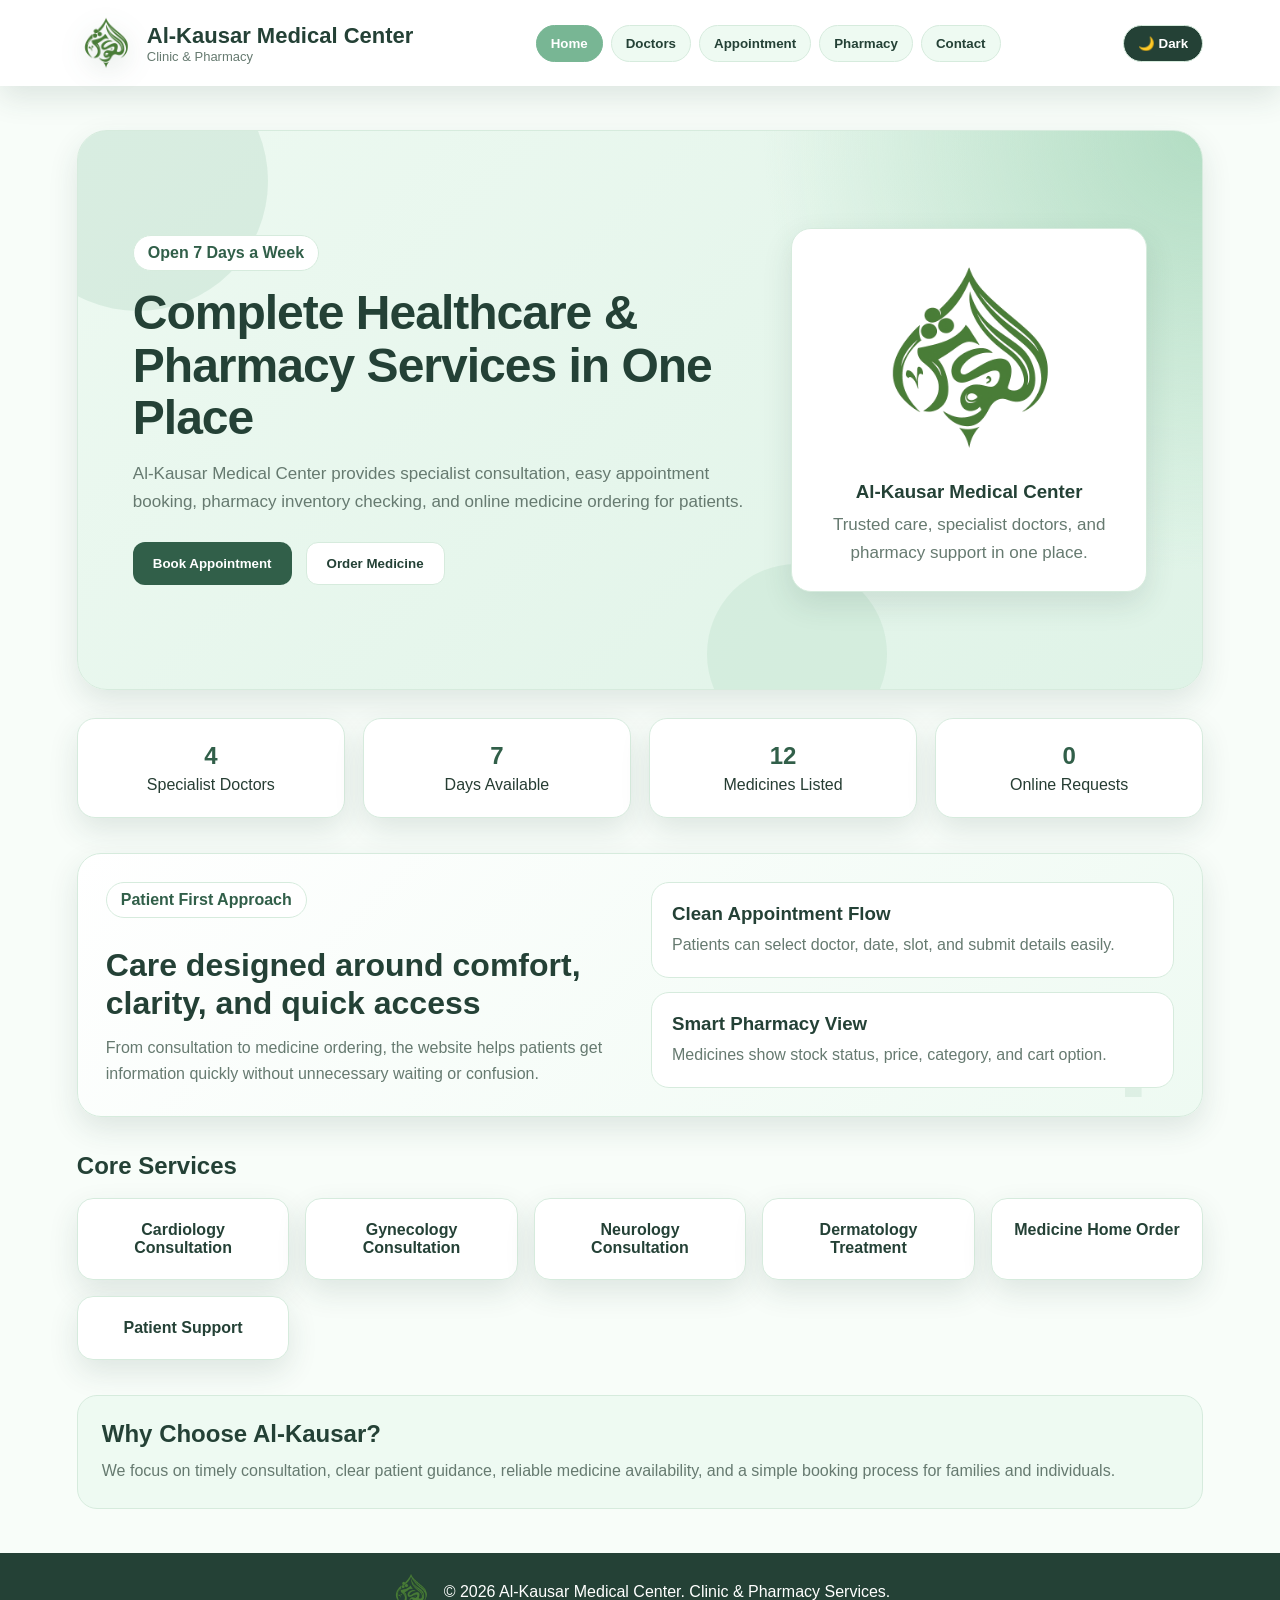
<file: index.html>
<!DOCTYPE html>
<html lang="en">
<head>
  <meta charset="UTF-8" />
  <meta name="viewport" content="width=device-width, initial-scale=1.0" />
  <title>Al-Kausar Medical Center</title>
  <link rel="icon" type="image/png" href="assets/favicon.png" />
  <link rel="stylesheet" href="style.css" />
</head>
<body>
  <div id="preloader" class="preloader">
    <img src="assets/logo.png" alt="Al-Kausar Logo" />
    <p>Loading Al-Kausar Medical Center...</p>
  </div>
  <header class="topbar">
    <div class="brand" onclick="openTab('home')">
      <img src="assets/logo.png" alt="Al-Kausar Logo" />
      <div>
        <h2>Al-Kausar Medical Center</h2>
        <p>Clinic & Pharmacy</p>
      </div>
    </div>

    <button id="menuToggle" class="menu-toggle" aria-label="Open menu">☰</button>

    <nav class="nav-tabs" id="navTabs">
      <button class="tab-btn active" data-tab="home">Home</button>
      <button class="tab-btn" data-tab="doctors">Doctors</button>
      <button class="tab-btn" data-tab="appointment">Appointment</button>
      <button class="tab-btn" data-tab="pharmacy">Pharmacy</button>
      <button class="tab-btn" data-tab="contact">Contact</button>
    </nav>
    <button id="themeToggle" class="theme-toggle" title="Switch theme">🌙 Dark</button>
  </header>

  <main>
    <section id="home" class="tab-section active-section">
      <div class="hero">
        <div class="hero-text">
          <span class="pill">Open 7 Days a Week</span>
          <h1>Complete Healthcare & Pharmacy Services in One Place</h1>
          <p>
            Al-Kausar Medical Center provides specialist consultation, easy appointment booking, pharmacy inventory checking, and online medicine ordering for patients.
          </p>
          <div class="hero-actions">
            <button class="primary-btn" onclick="openTab('appointment')">Book Appointment</button>
            <button class="secondary-btn" onclick="openTab('pharmacy')">Order Medicine</button>
          </div>
        </div>

        <div class="hero-logo-card">
          <img src="assets/logo.png" alt="Al-Kausar Medical Center Logo" />
          <h3>Al-Kausar Medical Center</h3>
          <p>Trusted care, specialist doctors, and pharmacy support in one place.</p>
        </div>
      </div>

      <div class="stats">
        <div><h2>4</h2><p>Specialist Doctors</p></div>
        <div><h2>7</h2><p>Days Available</p></div>
        <div><h2 id="homeMedicineCount">0</h2><p>Medicines Listed</p></div>
        <div><h2 id="homeOrderCount">0</h2><p>Online Requests</p></div>
      </div>

      <section class="content-block featured-care">
        <div class="featured-text">
          <span class="pill">Patient First Approach</span>
          <h2>Care designed around comfort, clarity, and quick access</h2>
          <p>
            From consultation to medicine ordering, the website helps patients get information quickly
            without unnecessary waiting or confusion.
          </p>
        </div>
        <div class="featured-cards">
          <div>
            <h3>Clean Appointment Flow</h3>
            <p>Patients can select doctor, date, slot, and submit details easily.</p>
          </div>
          <div>
            <h3>Smart Pharmacy View</h3>
            <p>Medicines show stock status, price, category, and cart option.</p>
          </div>
        </div>
      </section>

      <section class="content-block">
        <h2>Core Services</h2>
        <div class="service-grid">
          <div>Cardiology Consultation</div>
          <div>Gynecology Consultation</div>
          <div>Neurology Consultation</div>
          <div>Dermatology Treatment</div>
          <div>Medicine Home Order</div>
          <div>Patient Support</div>
        </div>
      </section>

      <section class="content-block notice">
        <h2>Why Choose Al-Kausar?</h2>
        <p>
          We focus on timely consultation, clear patient guidance, reliable medicine availability,
          and a simple booking process for families and individuals.
        </p>
      </section>
    </section>

    <section id="doctors" class="tab-section">
      <div class="page-title">
        <h1>Doctor Schedule</h1>
        <p>View specialists, timings, room numbers, and direct booking options.</p>
      </div>
      <div id="doctorCards" class="card-grid"></div>
    </section>

    <section id="appointment" class="tab-section">
      <div class="page-title">
        <h1>Book Appointment</h1>
        <p>Book your clinic visit by selecting doctor, date, and time slot.</p>
      </div>

      <div class="two-column">
        <form id="appointmentForm" class="form-card">
          <h2>Patient Information</h2>
          <input type="text" id="patientName" placeholder="Patient Name" required />
          <input type="tel" id="phone" placeholder="Phone Number" required />
          <select id="doctorSelect" required>
            <option value="">Select Doctor</option>
          </select>
          <select id="slotSelect" required>
            <option value="">Select Slot</option>
          </select>
          <input type="date" id="date" required />
          <textarea id="message" placeholder="Symptoms / Message"></textarea>
          <button type="submit" class="primary-btn">Confirm Appointment</button>
        </form>

        <div class="info-card">
          <h2>Appointment Guidelines</h2>
          <ul>
            <li>Choose doctor and available slot carefully.</li>
            <li>Arrive 10 minutes before your appointment.</li>
            <li>Your booking confirmation will be shown instantly.</li>
            <li>Our team will contact you for confirmation if required.</li>
          </ul>
        </div>
      </div>

      <div id="appointmentResult" class="result-box hidden"></div>
    </section>

    <section id="pharmacy" class="tab-section">
      <div class="page-title">
        <h1>Pharmacy Inventory</h1>
        <p>Search medicine, add available items to cart, and place an online order.</p>
      </div>

      <div class="search-row">
        <input type="text" id="medicineSearch" placeholder="Search medicine or category..." />
        <select id="stockFilter">
          <option value="all">All Medicines</option>
          <option value="available">Available Only</option>
          <option value="out">Out of Stock</option>
        </select>
      </div>

      <div class="pharmacy-layout">
        <div id="medicineCards" class="medicine-grid"></div>

        <aside class="cart-panel">
          <h2>Medicine Cart</h2>
          <div id="cartItems" class="cart-items"></div>
          <div class="cart-total">
            <span>Total:</span>
            <strong id="cartTotal">Rs. 0</strong>
          </div>

          <form id="orderForm" class="order-form">
            <h3>Order Information</h3>
            <input type="text" id="customerName" placeholder="Full Name" required />
            <input type="tel" id="customerContact" placeholder="Contact Number" required />
            <textarea id="customerAddress" placeholder="Delivery Address" required></textarea>
            <button type="submit" class="primary-btn full-btn">Place Order</button>
          </form>
        </aside>
      </div>

      <div id="orderResult" class="result-box hidden"></div>
    </section>

    <section id="contact" class="tab-section">
      <div class="page-title">
        <h1>Contact Us</h1>
        <p>Reach Al-Kausar Medical Center for appointments and pharmacy support.</p>
      </div>

      <div class="contact-grid">
        <div class="info-card">
          <h2>Clinic Details</h2>
          <p><strong>Address:</strong> Main Road, Karachi, Pakistan</p>
          <p><strong>Phone:</strong> 0318 0215568</p>
          <p><strong>WhatsApp:</strong> +92 318 0215568</p>
          <p><strong>Email:</strong> zaheeruddinansari1@gmail.com</p>
          <p><strong>Timing:</strong> Monday to Sunday, 10:00 AM - 9:00 PM</p>

          <div class="contact-buttons">
            <a class="contact-btn call" href="tel:+923180215568">Call Now</a>
            <a class="contact-btn whatsapp" href="https://wa.me/923180215568" target="_blank">WhatsApp</a>
            <a class="contact-btn gmail" href="mailto:zaheeruddinansari1@gmail.com">Gmail</a>
            <a class="contact-btn facebook" href="https://www.facebook.com/Alkausarmedicalcenter/" target="_blank">Facebook</a>
          </div>
        </div>

        <div class="info-card">
          <h2>Clinic Highlights</h2>
          <p><strong>Specialists:</strong> Cardiology, Gynecology, Neurology, Dermatology</p>
          <p><strong>Pharmacy:</strong> Medicine availability and ordering</p>
          <p><strong>Booking:</strong> Online appointment request</p>
          <p><strong>Support:</strong> Call, WhatsApp, Gmail, and Facebook</p>
          <p><strong>Care:</strong> Family-friendly medical services</p>
        </div>
      </div>
    </section>
  </main>

  <footer>
    <img src="assets/logo.png" alt="Al-Kausar Logo" />
    <p>© 2026 Al-Kausar Medical Center. Clinic & Pharmacy Services.</p>
  </footer>

  <script src="script-final-no-login.js"></script>
</body>
</html>
</file>
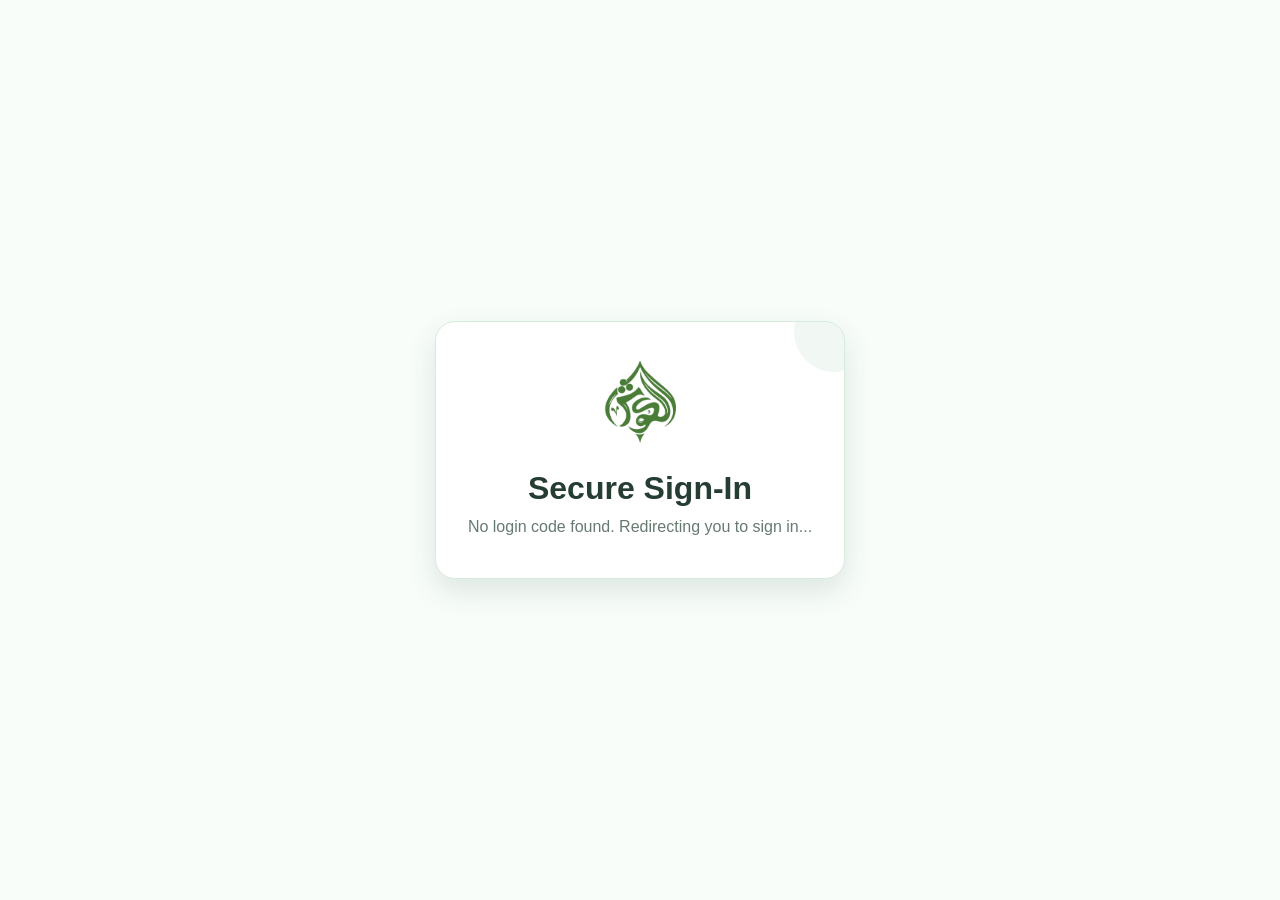
<file: login.html>
<!DOCTYPE html>
<html lang="en">
<head>
  <meta charset="UTF-8" />
  <meta name="viewport" content="width=device-width, initial-scale=1.0" />
  <title>Signing In - Al-Kausar Medical Center</title>
  <link rel="stylesheet" href="style.css" />
  <style>
    body.auth-page { display: flex; align-items: center; justify-content: center; min-height: 100vh; }
    .auth-card { max-width: 460px; text-align: center; padding: 2rem; }
    .auth-card img { width: 96px; margin-bottom: 1rem; }
  </style>
</head>
<body class="auth-page">
  <div class="auth-card card" id="statusCard">
    <img src="assets/logo.png" alt="Al-Kausar Logo" />
    <h1>Secure Sign-In</h1>
    <p id="authMessage">Completing secure login with Amazon Cognito...</p>
  </div>

  <script>
    // --- Amazon Cognito login callback handler (PKCE / authorization code flow) ---
    (function () {
      const params = new URLSearchParams(window.location.search);
      const code = params.get("code");
      const state = params.get("state");
      const error = params.get("error");
      const messageEl = document.getElementById("authMessage");

      const SESSION_KEYS = {
        access: "akmc_access_token",
        id: "akmc_id_token",
        refresh: "akmc_refresh_token",
        expires: "akmc_token_expires",
        user: "akmc_user",
        verifier: "akmc_code_verifier",
        state: "akmc_oauth_state"
      };

      function fail(msg) {
        messageEl.textContent = msg;
        messageEl.style.color = "#c62828";
      }

      if (error) {
        fail("Login was not completed: " + error + ". Please try again.");
        return;
      }

      // Verify state to prevent CSRF on the OAuth callback
      const savedState = sessionStorage.getItem(SESSION_KEYS.state);
      if (state && savedState && state !== savedState) {
        fail("State mismatch detected. The login request may have been tampered with.");
        return;
      }
      sessionStorage.removeItem(SESSION_KEYS.state);

      const verifier = sessionStorage.getItem(SESSION_KEYS.verifier);
      sessionStorage.removeItem(SESSION_KEYS.verifier);

      const COGNITO_DOMAIN = "https://alkausar-lab.auth.ap-south-1.amazoncognito.com";
      const CLIENT_ID = "m0s0e255m43a8gpf62k69rhjb";
      const REDIRECT_URI = window.location.origin + "/login.html";

      async function storeTokens(data) {
        sessionStorage.setItem(SESSION_KEYS.access, data.access_token);
        sessionStorage.setItem(SESSION_KEYS.id, data.id_token);
        if (data.refresh_token) sessionStorage.setItem(SESSION_KEYS.refresh, data.refresh_token);
        sessionStorage.setItem(SESSION_KEYS.expires, String(Date.now() + data.expires_in * 1000));

        // Decode id_token payload for display (email, username, etc.)
        try {
          const payload = JSON.parse(atob(data.id_token.split(".")[1].replace(/-/g, "+").replace(/_/g, "/")));
          sessionStorage.setItem(SESSION_KEYS.user, JSON.stringify({
            email: payload.email,
            username: payload["cognito:username"],
            name: payload.name || payload.email,
            exp: payload.exp
          }));
        } catch (e) {
          sessionStorage.setItem(SESSION_KEYS.user, JSON.stringify({ email: "", username: "" }));
        }
      }

      if (code) {
        if (!verifier) {
          fail("Missing code verifier. Please start login again from the site.");
          return;
        }

        fetch(COGNITO_DOMAIN + "/oauth2/token", {
          method: "POST",
          headers: { "Content-Type": "application/x-www-form-urlencoded" },
          body: new URLSearchParams({
            grant_type: "authorization_code",
            client_id: CLIENT_ID,
            code: code,
            redirect_uri: REDIRECT_URI,
            code_verifier: verifier
          })
        })
          .then(async (res) => {
            const data = await res.json();
            if (!res.ok) throw new Error(data.error_description || data.error || "Token exchange failed");
            return data;
          })
          .then(async (data) => {
            await storeTokens(data);
            window.location.replace(window.location.origin + "/index.html");
          })
          .catch((err) => {
            fail("Could not complete login: " + err.message);
          });
      } else {
        messageEl.textContent = "No login code found. Redirecting you to sign in...";
        setTimeout(() => {
          window.location.replace(window.location.origin + "/index.html");
        }, 1500);
      }
    })();
  </script>
</body>
</html>
</file>
<file: style.css>
* {
  margin: 0;
  padding: 0;
  box-sizing: border-box;
  font-family: Arial, Helvetica, sans-serif;
}

:root {
  --dark: #244136;
  --deep: #315f49;
  --green: #78b694;
  --green-2: #9ed3b3;
  --mint: #eefaf2;
  --soft: #f8fdf9;
  --border: #d6ebdd;
  --white: #ffffff;
  --text: #263d33;
  --muted: #667a70;
  --danger: #b83d3d;
  --danger-bg: #ffe8e8;
  --warning-bg: #fff4d9;
  --shadow: 0 12px 30px rgba(36, 65, 54, 0.12);
}

body {
  background: var(--soft);
  color: var(--text);
}

.topbar {
  background: rgba(255, 255, 255, 0.95);
  padding: 14px 6%;
  display: flex;
  justify-content: space-between;
  align-items: center;
  box-shadow: var(--shadow);
  position: sticky;
  top: 0;
  z-index: 20;
  backdrop-filter: blur(12px);
}

.brand {
  display: flex;
  align-items: center;
  gap: 12px;
  cursor: pointer;
}

.brand img {
  width: 58px;
  height: 58px;
  object-fit: contain;
}

.brand h2 {
  color: var(--dark);
  font-size: 22px;
}

.brand p {
  color: var(--muted);
  font-size: 13px;
}

.nav-tabs {
  display: flex;
  gap: 8px;
  flex-wrap: wrap;
  justify-content: center;
}

.tab-btn {
  border: 1px solid var(--border);
  background: var(--mint);
  color: var(--dark);
  padding: 10px 14px;
  border-radius: 999px;
  cursor: pointer;
  font-weight: bold;
}

.tab-btn:hover,
.tab-btn.active {
  background: var(--green);
  color: var(--white);
  border-color: var(--green);
}

main {
  min-height: 82vh;
}

.tab-section {
  display: none;
  padding: 44px 6%;
}

.active-section {
  display: block;
}

.hero {
  background:
    radial-gradient(circle at top right, rgba(158, 211, 179, 0.7), transparent 35%),
    linear-gradient(135deg, #edf9f1, #dff3e7);
  border-radius: 30px;
  padding: 55px;
  display: grid;
  grid-template-columns: 1.4fr 0.8fr;
  gap: 35px;
  align-items: center;
  box-shadow: var(--shadow);
  border: 1px solid var(--border);
}

.pill {
  background: var(--white);
  color: var(--deep);
  padding: 8px 14px;
  border-radius: 999px;
  display: inline-block;
  font-weight: bold;
  margin-bottom: 16px;
  border: 1px solid var(--border);
}

.hero h1 {
  color: var(--dark);
  font-size: 48px;
  margin-bottom: 15px;
  line-height: 1.1;
}

.hero p {
  color: var(--muted);
  font-size: 17px;
  line-height: 1.65;
}

.hero-actions {
  margin-top: 26px;
  display: flex;
  gap: 14px;
  flex-wrap: wrap;
}

.primary-btn,
.secondary-btn,
.danger-btn {
  border: none;
  padding: 13px 20px;
  border-radius: 12px;
  font-weight: bold;
  cursor: pointer;
}

.primary-btn {
  background: var(--deep);
  color: var(--white);
}

.primary-btn:hover {
  background: var(--dark);
}

.secondary-btn {
  background: var(--white);
  color: var(--dark);
  border: 1px solid var(--border);
}

.danger-btn {
  background: var(--danger-bg);
  color: var(--danger);
}

.primary-btn:disabled {
  opacity: 0.55;
  cursor: not-allowed;
}

.hero-logo-card,
.form-card,
.info-card,
.card,
.cart-panel,
.record-card {
  background: var(--white);
  padding: 24px;
  border-radius: 20px;
  box-shadow: var(--shadow);
  border: 1px solid var(--border);
}

.hero-logo-card {
  text-align: center;
}

.hero-logo-card img {
  width: 210px;
  max-width: 100%;
  object-fit: contain;
  margin-bottom: 14px;
}

.hero-logo-card h3 {
  color: var(--dark);
  margin-bottom: 8px;
}

.stats {
  display: grid;
  grid-template-columns: repeat(4, 1fr);
  gap: 18px;
  margin: 28px 0;
}

.stats div {
  background: var(--white);
  border-radius: 18px;
  box-shadow: var(--shadow);
  padding: 23px;
  text-align: center;
  border: 1px solid var(--border);
}

.stats h2 {
  color: var(--deep);
  margin-bottom: 6px;
}

.content-block {
  margin-top: 35px;
}

.content-block h2,
.page-title h1 {
  color: var(--dark);
}

.notice {
  background: var(--mint);
  border: 1px solid var(--border);
  padding: 24px;
  border-radius: 20px;
}

.notice p {
  color: var(--muted);
  margin-top: 10px;
  line-height: 1.6;
}

.page-title {
  margin-bottom: 28px;
}

.page-title h1 {
  font-size: 40px;
  margin-bottom: 8px;
}

.page-title p {
  color: var(--muted);
}

.service-grid {
  margin-top: 18px;
  display: grid;
  grid-template-columns: repeat(auto-fit, minmax(190px, 1fr));
  gap: 16px;
}

.service-grid div {
  background: var(--white);
  padding: 22px;
  border-radius: 16px;
  text-align: center;
  box-shadow: var(--shadow);
  font-weight: bold;
  color: var(--dark);
  border: 1px solid var(--border);
}

.card-grid,
.medicine-grid {
  display: grid;
  grid-template-columns: repeat(auto-fit, minmax(255px, 1fr));
  gap: 20px;
}

.card h3 {
  color: var(--dark);
  margin: 10px 0;
}

.card p {
  color: var(--muted);
  margin: 8px 0;
  line-height: 1.45;
}

.badge {
  display: inline-block;
  padding: 7px 11px;
  background: var(--mint);
  color: var(--deep);
  border-radius: 999px;
  font-size: 13px;
  font-weight: bold;
  border: 1px solid var(--border);
}

.available {
  background: #ddf7e5;
  color: #247a43;
}

.out {
  background: var(--danger-bg);
  color: var(--danger);
}

.low {
  background: var(--warning-bg);
  color: #9a6b00;
}

.two-column,
.contact-grid,
.records-grid {
  display: grid;
  grid-template-columns: 1.15fr 0.85fr;
  gap: 24px;
}

.form-card {
  display: grid;
  gap: 14px;
}

.form-card h2,
.info-card h2,
.cart-panel h2,
.record-card h2 {
  color: var(--dark);
}

.info-card p,
.info-card li {
  margin: 10px 0;
  color: var(--muted);
  line-height: 1.5;
}

.info-card ul {
  padding-left: 20px;
}

input,
select,
textarea {
  padding: 13px;
  border: 1px solid var(--border);
  border-radius: 12px;
  font-size: 15px;
  outline-color: var(--green);
  background: #fcfffd;
}

textarea {
  min-height: 95px;
  resize: vertical;
}

.result-box {
  background: var(--white);
  margin-top: 22px;
  padding: 20px;
  border-radius: 16px;
  border-left: 6px solid var(--green);
  box-shadow: var(--shadow);
}

.result-box h3 {
  color: var(--dark);
  margin-bottom: 10px;
}

.hidden {
  display: none;
}

.search-row {
  display: flex;
  gap: 14px;
  margin-bottom: 24px;
}

.search-row input {
  flex: 1;
}

.pharmacy-layout {
  display: grid;
  grid-template-columns: 1fr 370px;
  gap: 24px;
  align-items: start;
}

.cart-panel {
  position: sticky;
  top: 105px;
}

.cart-items {
  margin: 16px 0;
  max-height: 230px;
  overflow-y: auto;
}

.cart-item {
  background: var(--mint);
  border-radius: 12px;
  padding: 12px;
  margin-bottom: 10px;
  border: 1px solid var(--border);
}

.cart-item-top {
  display: flex;
  justify-content: space-between;
  gap: 8px;
  align-items: center;
}

.small-btn {
  border: none;
  background: var(--danger-bg);
  color: var(--danger);
  padding: 6px 9px;
  border-radius: 8px;
  cursor: pointer;
  font-weight: bold;
}

.qty-row {
  display: flex;
  gap: 8px;
  margin-top: 8px;
}

.qty-row button {
  padding: 7px 12px;
}

.cart-total {
  border-top: 1px solid var(--border);
  border-bottom: 1px solid var(--border);
  padding: 14px 0;
  display: flex;
  justify-content: space-between;
  margin-bottom: 15px;
}

.order-form {
  display: grid;
  gap: 12px;
}

.order-form h3 {
  color: var(--dark);
}

.full-btn {
  width: 100%;
}

.record-actions {
  display: flex;
  gap: 12px;
  flex-wrap: wrap;
  margin-bottom: 20px;
}

.record-item {
  background: var(--mint);
  border: 1px solid var(--border);
  padding: 14px;
  border-radius: 14px;
  margin: 12px 0;
}

.record-item p {
  color: var(--muted);
  margin: 6px 0;
}

footer {
  background: var(--dark);
  color: var(--white);
  text-align: center;
  padding: 18px;
  display: flex;
  gap: 12px;
  align-items: center;
  justify-content: center;
  flex-wrap: wrap;
}

footer img {
  width: 42px;
  height: 42px;
  object-fit: contain;
}

@media (max-width: 1020px) {
  .topbar {
    flex-direction: column;
    gap: 16px;
  }

  .hero,
  .two-column,
  .contact-grid,
  .records-grid,
  .pharmacy-layout {
    grid-template-columns: 1fr;
  }

  .cart-panel {
    position: static;
  }

  .stats {
    grid-template-columns: repeat(2, 1fr);
  }
}

@media (max-width: 620px) {
  .tab-section {
    padding: 28px 5%;
  }

  .brand h2 {
    font-size: 18px;
  }

  .brand img {
    width: 50px;
    height: 50px;
  }

  .hero {
    padding: 30px;
  }

  .hero h1 {
    font-size: 33px;
  }

  .stats {
    grid-template-columns: 1fr;
  }

  .search-row {
    flex-direction: column;
  }
}

.contact-buttons {
  margin-top: 20px;
  display: grid;
  grid-template-columns: repeat(2, 1fr);
  gap: 12px;
}

.contact-btn {
  text-decoration: none;
  padding: 12px 14px;
  border-radius: 12px;
  text-align: center;
  font-weight: bold;
  color: var(--white);
  box-shadow: 0 8px 18px rgba(36, 65, 54, 0.10);
}

.contact-btn.call {
  background: var(--deep);
}

.contact-btn.whatsapp {
  background: #25d366;
}

.contact-btn.gmail {
  background: #d44638;
}

.contact-btn.facebook {
  background: #1877f2;
}

.contact-btn:hover {
  filter: brightness(0.95);
  transform: translateY(-1px);
}

@media (max-width: 520px) {
  .contact-buttons {
    grid-template-columns: 1fr;
  }
}

/* Professional polish update */
html {
  scroll-behavior: smooth;
}

body {
  transition: background 0.35s ease, color 0.35s ease;
}

.preloader {
  position: fixed;
  inset: 0;
  background: var(--soft);
  z-index: 999;
  display: grid;
  place-items: center;
  text-align: center;
  transition: opacity 0.5s ease, visibility 0.5s ease;
}

.preloader img {
  width: 120px;
  animation: pulseLogo 1.4s infinite ease-in-out;
}

.preloader p {
  color: var(--dark);
  font-weight: bold;
  margin-top: 14px;
}

.preloader.hide {
  opacity: 0;
  visibility: hidden;
}

.theme-toggle {
  border: 1px solid var(--border);
  background: var(--dark);
  color: var(--white);
  padding: 10px 14px;
  border-radius: 999px;
  cursor: pointer;
  font-weight: bold;
  transition: transform 0.25s ease, background 0.25s ease;
}

.theme-toggle:hover {
  transform: translateY(-2px);
  background: var(--deep);
}

.hero,
.stats div,
.service-grid div,
.card,
.info-card,
.form-card,
.cart-panel,
.hero-logo-card,
.record-card,
.notice {
  animation: fadeUp 0.65s ease both;
}

.card,
.service-grid div,
.stats div,
.info-card,
.form-card,
.cart-panel,
.hero-logo-card {
  transition: transform 0.28s ease, box-shadow 0.28s ease, border-color 0.28s ease;
}

.card:hover,
.service-grid div:hover,
.stats div:hover,
.info-card:hover,
.form-card:hover,
.cart-panel:hover,
.hero-logo-card:hover {
  transform: translateY(-6px);
  box-shadow: 0 18px 40px rgba(36, 65, 54, 0.18);
  border-color: var(--green-2);
}

.primary-btn,
.secondary-btn,
.danger-btn,
.tab-btn,
.contact-btn {
  transition: transform 0.25s ease, filter 0.25s ease, background 0.25s ease, color 0.25s ease;
}

.primary-btn:hover,
.secondary-btn:hover,
.danger-btn:hover,
.tab-btn:hover,
.contact-btn:hover {
  transform: translateY(-2px);
}

.hero-logo-card img {
  animation: floatLogo 3.5s ease-in-out infinite;
}

.card:nth-child(2),
.service-grid div:nth-child(2),
.stats div:nth-child(2) {
  animation-delay: 0.08s;
}

.card:nth-child(3),
.service-grid div:nth-child(3),
.stats div:nth-child(3) {
  animation-delay: 0.16s;
}

.card:nth-child(4),
.service-grid div:nth-child(4),
.stats div:nth-child(4) {
  animation-delay: 0.24s;
}

input:focus,
select:focus,
textarea:focus {
  box-shadow: 0 0 0 4px rgba(120, 182, 148, 0.20);
}

.result-box {
  animation: fadeUp 0.45s ease both;
}

body.dark-mode {
  --dark: #e9fff1;
  --deep: #9ed3b3;
  --green: #78b694;
  --green-2: #a9dcbc;
  --mint: #163326;
  --soft: #0d1f18;
  --border: #2d5a44;
  --white: #132b21;
  --text: #e6f7ed;
  --muted: #b6cfc0;
  --danger: #ff9b9b;
  --danger-bg: #4a2020;
  --warning-bg: #493c18;
  --shadow: 0 12px 30px rgba(0, 0, 0, 0.35);
}

body.dark-mode .topbar {
  background: rgba(19, 43, 33, 0.92);
}

body.dark-mode .hero {
  background:
    radial-gradient(circle at top right, rgba(120, 182, 148, 0.25), transparent 35%),
    linear-gradient(135deg, #132b21, #0f251c);
}

body.dark-mode input,
body.dark-mode select,
body.dark-mode textarea {
  background: #0f251c;
  color: var(--text);
}

body.dark-mode .secondary-btn {
  background: #0f251c;
  color: var(--text);
}

body.dark-mode .preloader {
  background: var(--soft);
}

body.dark-mode .contact-btn.gmail,
body.dark-mode .contact-btn.facebook,
body.dark-mode .contact-btn.whatsapp {
  color: white;
}

@keyframes fadeUp {
  from {
    opacity: 0;
    transform: translateY(18px);
  }
  to {
    opacity: 1;
    transform: translateY(0);
  }
}

@keyframes floatLogo {
  0%, 100% {
    transform: translateY(0);
  }
  50% {
    transform: translateY(-10px);
  }
}

@keyframes pulseLogo {
  0%, 100% {
    transform: scale(1);
    opacity: 0.85;
  }
  50% {
    transform: scale(1.08);
    opacity: 1;
  }
}

@media (max-width: 1020px) {
  .theme-toggle {
    align-self: center;
  }
}

/* v6 responsive and premium animation update */
.menu-toggle {
  display: none;
  border: 1px solid var(--border);
  background: var(--mint);
  color: var(--dark);
  width: 44px;
  height: 44px;
  border-radius: 12px;
  font-size: 24px;
  cursor: pointer;
  transition: transform 0.25s ease, background 0.25s ease;
}

.menu-toggle:hover {
  transform: rotate(4deg) scale(1.05);
  background: var(--green);
  color: var(--white);
}

.brand img {
  animation: logoGlow 3s ease-in-out infinite;
  filter: drop-shadow(0 8px 14px rgba(49, 95, 73, 0.22));
  transition: transform 0.35s ease, filter 0.35s ease;
}

.brand:hover img {
  transform: rotate(-4deg) scale(1.08);
  filter: drop-shadow(0 12px 22px rgba(49, 95, 73, 0.35));
}

.hero {
  position: relative;
  overflow: hidden;
  min-height: 560px;
}

.hero::before,
.hero::after {
  content: "";
  position: absolute;
  border-radius: 50%;
  pointer-events: none;
}

.hero::before {
  width: 260px;
  height: 260px;
  background: rgba(120, 182, 148, 0.18);
  top: -80px;
  left: -70px;
  animation: slowFloat 7s ease-in-out infinite;
}

.hero::after {
  width: 180px;
  height: 180px;
  background: rgba(158, 211, 179, 0.22);
  bottom: -55px;
  right: 28%;
  animation: slowFloat 8s ease-in-out infinite reverse;
}

.hero-text,
.hero-logo-card {
  position: relative;
  z-index: 1;
}

.hero-text h1 {
  max-width: 780px;
  letter-spacing: -1px;
}

.trust-row {
  margin-top: 30px;
  display: grid;
  grid-template-columns: repeat(3, 1fr);
  gap: 14px;
}

.trust-row div {
  background: rgba(255, 255, 255, 0.72);
  border: 1px solid var(--border);
  border-radius: 16px;
  padding: 14px;
  backdrop-filter: blur(8px);
  transition: transform 0.25s ease, background 0.25s ease;
}

.trust-row div:hover {
  transform: translateY(-4px);
  background: var(--white);
}

.trust-row strong {
  display: block;
  color: var(--dark);
  margin-bottom: 4px;
}

.trust-row span {
  color: var(--muted);
  font-size: 13px;
}

.logo-orbit {
  width: 230px;
  height: 230px;
  margin: 0 auto 12px;
  position: relative;
  display: grid;
  place-items: center;
}

.logo-orbit img {
  width: 185px;
  position: relative;
  z-index: 2;
  animation: logoBreath 3.2s ease-in-out infinite;
}

.logo-orbit span {
  position: absolute;
  border: 1px dashed var(--green);
  border-radius: 50%;
  inset: 8px;
  animation: rotateOrbit 16s linear infinite;
}

.logo-orbit span:nth-child(2) {
  inset: 28px;
  animation-direction: reverse;
  animation-duration: 11s;
  opacity: 0.65;
}

.mini-hours {
  background: var(--mint);
  border: 1px solid var(--border);
  padding: 12px;
  border-radius: 14px;
  margin-top: 16px;
}

.mini-hours p {
  margin: 6px 0;
  font-size: 14px;
}

.quick-strip {
  margin: 24px 0;
  display: grid;
  grid-template-columns: repeat(3, 1fr);
  gap: 18px;
}

.quick-strip div {
  background: var(--white);
  border: 1px solid var(--border);
  box-shadow: var(--shadow);
  border-radius: 20px;
  padding: 22px;
  transition: transform 0.28s ease, box-shadow 0.28s ease;
  animation: fadeUp 0.65s ease both;
}

.quick-strip div:hover {
  transform: translateY(-8px) scale(1.01);
  box-shadow: 0 20px 42px rgba(36, 65, 54, 0.18);
}

.quick-strip span {
  display: inline-grid;
  place-items: center;
  width: 42px;
  height: 42px;
  border-radius: 50%;
  background: var(--mint);
  color: var(--deep);
  font-weight: bold;
  margin-bottom: 12px;
  border: 1px solid var(--border);
}

.quick-strip h3 {
  color: var(--dark);
  margin-bottom: 8px;
}

.quick-strip p {
  color: var(--muted);
  line-height: 1.5;
}

.featured-care {
  display: grid;
  grid-template-columns: 1fr 1fr;
  gap: 22px;
  align-items: stretch;
  background: linear-gradient(135deg, var(--white), var(--mint));
  border: 1px solid var(--border);
  border-radius: 24px;
  padding: 28px;
  box-shadow: var(--shadow);
  overflow: hidden;
  position: relative;
}

.featured-care::after {
  content: "+";
  position: absolute;
  right: 25px;
  bottom: -28px;
  font-size: 150px;
  color: rgba(120, 182, 148, 0.15);
  font-weight: bold;
}

.featured-text,
.featured-cards {
  position: relative;
  z-index: 1;
}

.featured-text h2 {
  font-size: 32px;
  line-height: 1.2;
  margin: 12px 0;
}

.featured-text p {
  color: var(--muted);
  line-height: 1.65;
}

.featured-cards {
  display: grid;
  gap: 14px;
}

.featured-cards div {
  background: var(--white);
  border: 1px solid var(--border);
  border-radius: 18px;
  padding: 20px;
  transition: transform 0.25s ease;
}

.featured-cards div:hover {
  transform: translateX(6px);
}

.featured-cards h3 {
  color: var(--dark);
  margin-bottom: 8px;
}

.featured-cards p {
  color: var(--muted);
  line-height: 1.5;
}

.card:hover .badge {
  transform: scale(1.04);
}

.badge {
  transition: transform 0.25s ease;
}

.card {
  position: relative;
  overflow: hidden;
}

.card::after {
  content: "";
  position: absolute;
  width: 80px;
  height: 80px;
  background: rgba(120, 182, 148, 0.10);
  border-radius: 50%;
  right: -30px;
  top: -30px;
  transition: transform 0.35s ease;
}

.card:hover::after {
  transform: scale(2.2);
}

.card > * {
  position: relative;
  z-index: 1;
}

.contact-btn {
  position: relative;
  overflow: hidden;
}

.contact-btn::after {
  content: "";
  position: absolute;
  inset: 0;
  transform: translateX(-100%);
  background: linear-gradient(90deg, transparent, rgba(255,255,255,0.25), transparent);
  transition: transform 0.5s ease;
}

.contact-btn:hover::after {
  transform: translateX(100%);
}

body.dark-mode .trust-row div {
  background: rgba(19, 43, 33, 0.76);
}

body.dark-mode .featured-care {
  background: linear-gradient(135deg, #132b21, #10261d);
}

@keyframes logoGlow {
  0%, 100% {
    filter: drop-shadow(0 8px 14px rgba(49, 95, 73, 0.20));
  }
  50% {
    filter: drop-shadow(0 12px 24px rgba(49, 95, 73, 0.42));
  }
}

@keyframes logoBreath {
  0%, 100% {
    transform: scale(1) translateY(0);
  }
  50% {
    transform: scale(1.035) translateY(-5px);
  }
}

@keyframes rotateOrbit {
  to {
    transform: rotate(360deg);
  }
}

@keyframes slowFloat {
  0%, 100% {
    transform: translate(0, 0);
  }
  50% {
    transform: translate(16px, 20px);
  }
}

/* Stronger mobile responsiveness */
@media (max-width: 1020px) {
  .topbar {
    display: grid;
    grid-template-columns: 1fr auto auto;
    align-items: center;
    gap: 12px;
  }

  .brand {
    justify-self: start;
  }

  .menu-toggle {
    display: inline-grid;
    place-items: center;
  }

  .theme-toggle {
    justify-self: end;
  }

  .nav-tabs {
    grid-column: 1 / -1;
    display: none;
    width: 100%;
    background: var(--white);
    border: 1px solid var(--border);
    border-radius: 18px;
    padding: 12px;
    box-shadow: var(--shadow);
  }

  .nav-tabs.open {
    display: grid;
    grid-template-columns: repeat(2, 1fr);
  }

  .tab-btn {
    width: 100%;
    border-radius: 12px;
  }

  .hero {
    min-height: auto;
    padding: 38px;
  }

  .hero h1 {
    font-size: 42px;
  }

  .trust-row,
  .quick-strip,
  .featured-care {
    grid-template-columns: 1fr;
  }

  .hero-logo-card {
    max-width: 420px;
    margin: 0 auto;
  }

  body.dark-mode .nav-tabs {
    background: var(--white);
  }
}

@media (max-width: 720px) {
  .topbar {
    padding: 12px 4%;
    grid-template-columns: 1fr auto auto;
  }

  .brand h2 {
    font-size: 16px;
  }

  .brand p {
    font-size: 12px;
  }

  .brand img {
    width: 45px;
    height: 45px;
  }

  .theme-toggle {
    padding: 9px 10px;
    font-size: 13px;
  }

  .hero {
    padding: 26px;
    border-radius: 22px;
  }

  .hero h1 {
    font-size: 31px;
    letter-spacing: -0.5px;
  }

  .hero p {
    font-size: 15px;
  }

  .hero-actions {
    display: grid;
    grid-template-columns: 1fr;
  }

  .primary-btn,
  .secondary-btn,
  .danger-btn {
    width: 100%;
  }

  .logo-orbit {
    width: 180px;
    height: 180px;
  }

  .logo-orbit img {
    width: 140px;
  }

  .page-title h1 {
    font-size: 30px;
  }

  .quick-strip div,
  .featured-care,
  .service-grid div,
  .card,
  .form-card,
  .info-card,
  .cart-panel {
    border-radius: 16px;
  }

  .contact-buttons {
    grid-template-columns: 1fr;
  }

  .cart-items {
    max-height: none;
  }
}

@media (max-width: 420px) {
  .topbar {
    grid-template-columns: 1fr auto;
  }

  .theme-toggle {
    grid-column: 1 / -1;
    width: 100%;
  }

  .menu-toggle {
    grid-column: 2;
    grid-row: 1;
  }

  .nav-tabs.open {
    grid-template-columns: 1fr;
  }

  .hero h1 {
    font-size: 27px;
  }

  .stats div {
    padding: 18px;
  }

  .tab-section {
    padding-left: 4%;
    padding-right: 4%;
  }
}
</file>
